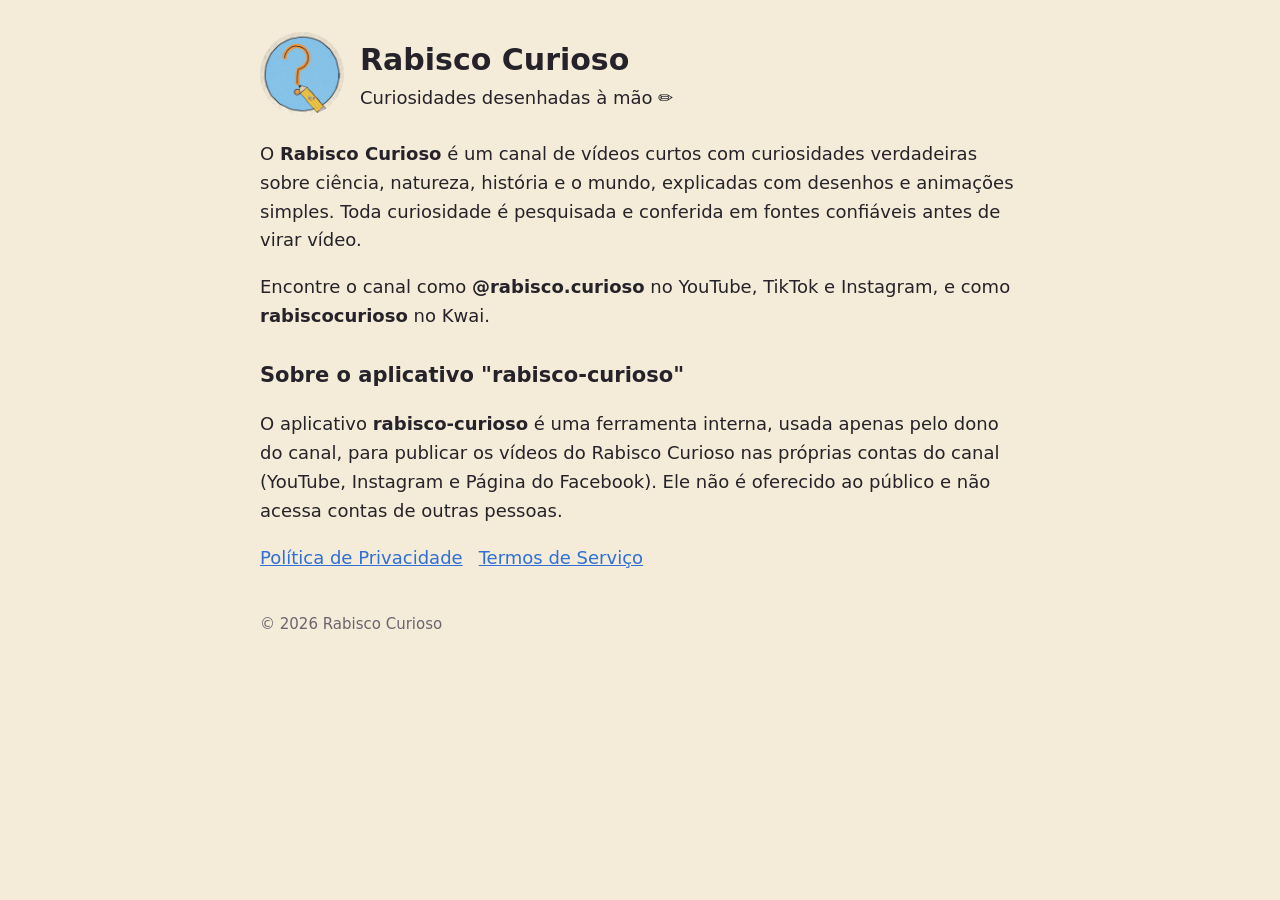
<file: index.html>
<!DOCTYPE html>
<html lang="pt-BR"><head><meta charset="utf-8"><meta name="viewport" content="width=device-width,initial-scale=1">
<title>Rabisco Curioso</title><link rel="stylesheet" href="estilo.css"></head>
<body><main>
<header><img src="logo.png" alt="Rabisco Curioso"><div><h1>Rabisco Curioso</h1><div>Curiosidades desenhadas à mão ✏️</div></div></header>
<p>O <b>Rabisco Curioso</b> é um canal de vídeos curtos com curiosidades verdadeiras sobre ciência, natureza, história e o mundo,
explicadas com desenhos e animações simples. Toda curiosidade é pesquisada e conferida em fontes confiáveis antes de virar vídeo.</p>
<p>Encontre o canal como <b>@rabisco.curioso</b> no YouTube, TikTok e Instagram, e como <b>rabiscocurioso</b> no Kwai.</p>
<h2>Sobre o aplicativo "rabisco-curioso"</h2>
<p>O aplicativo <b>rabisco-curioso</b> é uma ferramenta interna, usada apenas pelo dono do canal, para publicar os vídeos do
Rabisco Curioso nas próprias contas do canal (YouTube, Instagram e Página do Facebook). Ele não é oferecido ao público
e não acessa contas de outras pessoas.</p>
<nav><a href="privacidade.html">Política de Privacidade</a><a href="termos.html">Termos de Serviço</a></nav>
<footer>© 2026 Rabisco Curioso</footer>
</main></body></html>
</file>
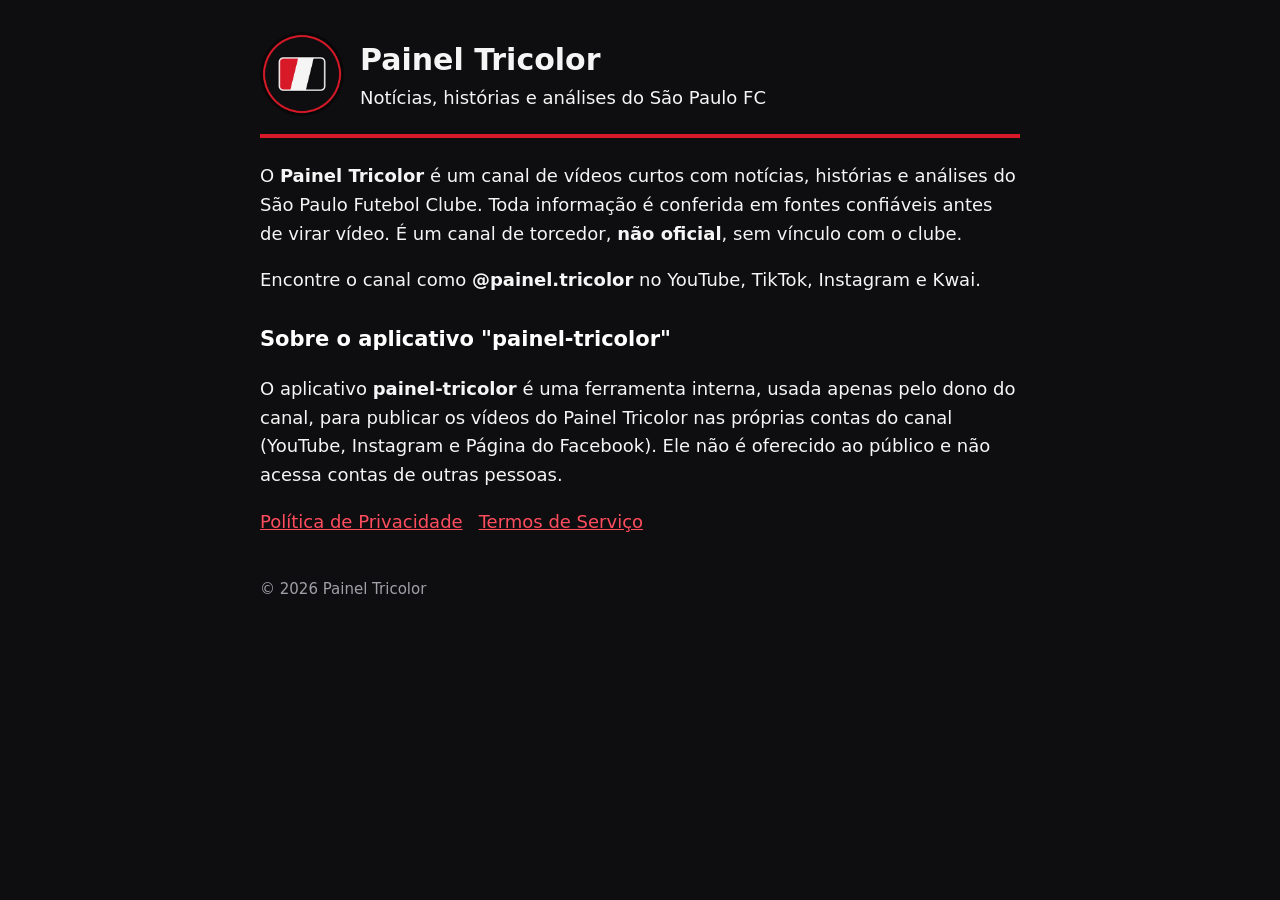
<file: painel-tricolor/index.html>
<!DOCTYPE html>
<html lang="pt-BR"><head><meta charset="utf-8"><meta name="viewport" content="width=device-width,initial-scale=1">
<title>Painel Tricolor</title><link rel="stylesheet" href="estilo.css"></head>
<body><main>
<header><img src="logo.png" alt="Painel Tricolor"><div><h1>Painel Tricolor</h1><div>Notícias, histórias e análises do São Paulo FC</div></div></header>
<p>O <b>Painel Tricolor</b> é um canal de vídeos curtos com notícias, histórias e análises do São Paulo Futebol Clube.
Toda informação é conferida em fontes confiáveis antes de virar vídeo. É um canal de torcedor, <b>não oficial</b>, sem vínculo
com o clube.</p>
<p>Encontre o canal como <b>@painel.tricolor</b> no YouTube, TikTok, Instagram e Kwai.</p>
<h2>Sobre o aplicativo "painel-tricolor"</h2>
<p>O aplicativo <b>painel-tricolor</b> é uma ferramenta interna, usada apenas pelo dono do canal, para publicar os vídeos do
Painel Tricolor nas próprias contas do canal (YouTube, Instagram e Página do Facebook). Ele não é oferecido ao público
e não acessa contas de outras pessoas.</p>
<nav><a href="privacidade.html">Política de Privacidade</a><a href="termos.html">Termos de Serviço</a></nav>
<footer>© 2026 Painel Tricolor</footer>
</main></body></html>
</file>
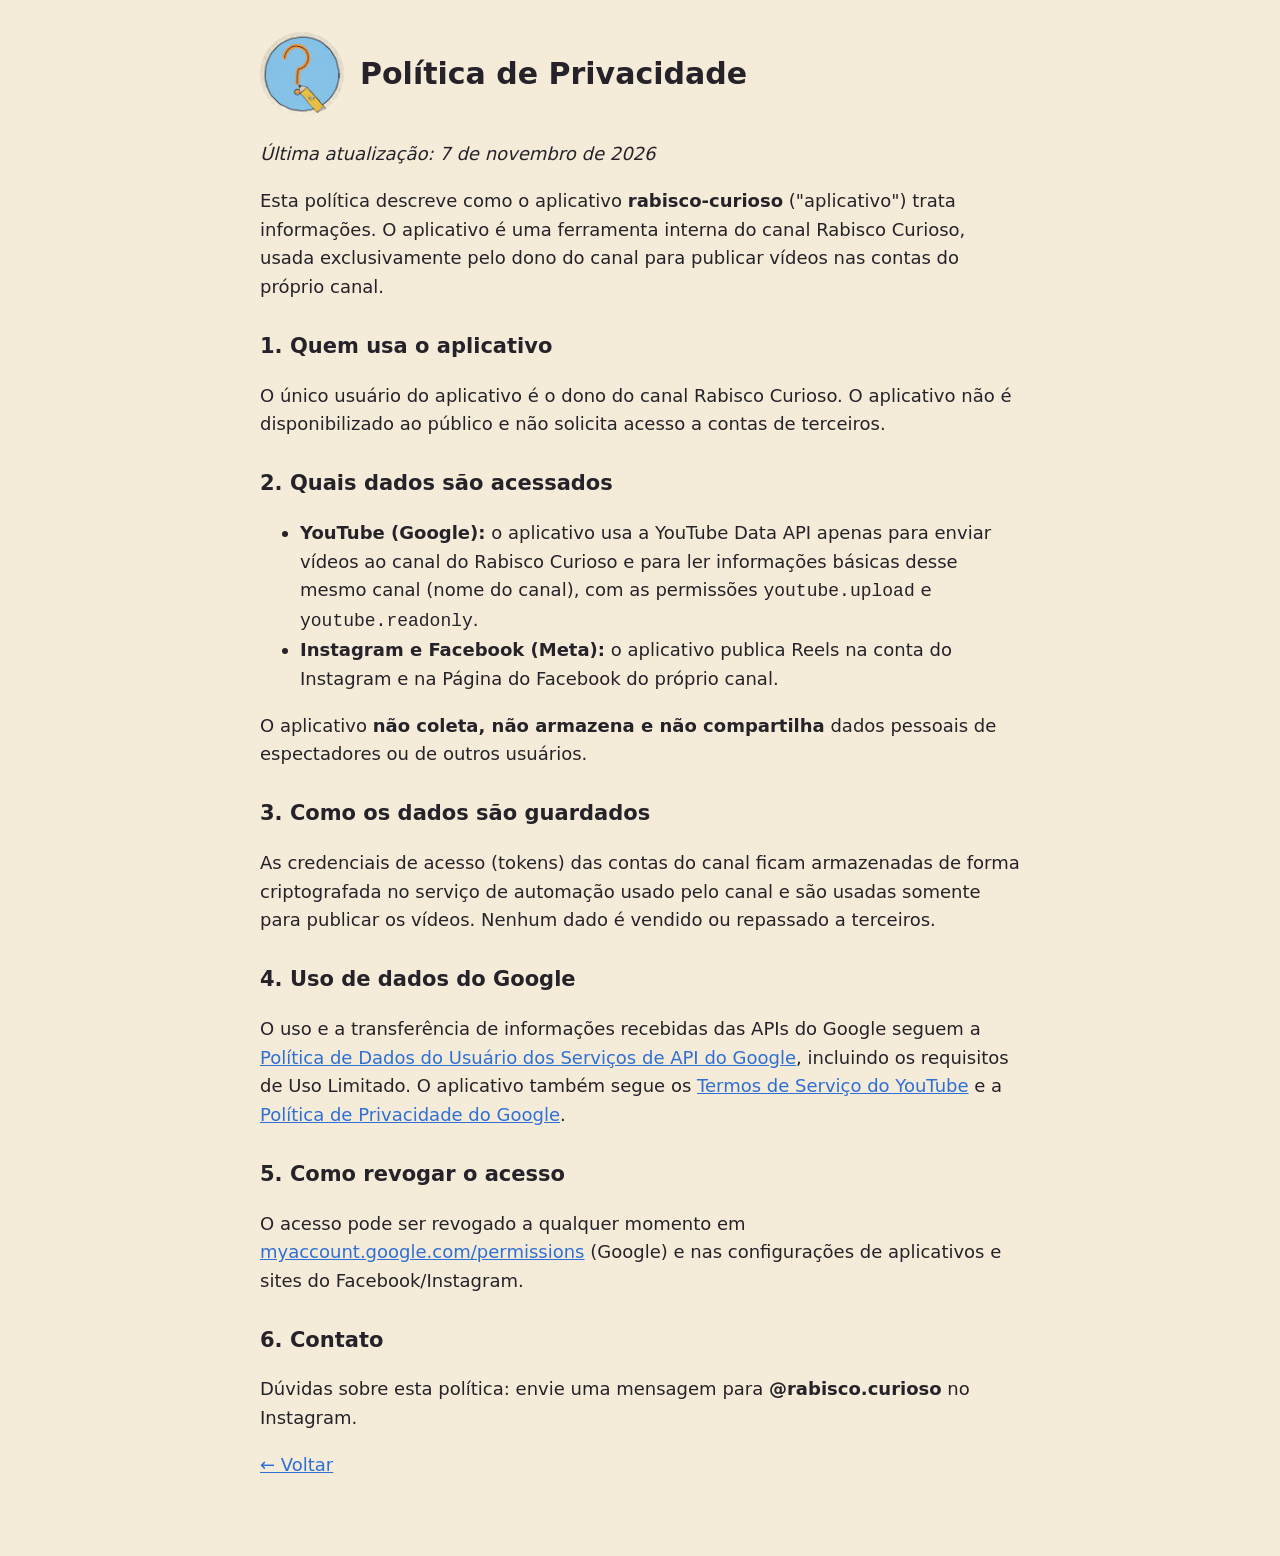
<file: privacidade.html>
<!DOCTYPE html>
<html lang="pt-BR"><head><meta charset="utf-8"><meta name="viewport" content="width=device-width,initial-scale=1">
<title>Política de Privacidade · Rabisco Curioso</title><link rel="stylesheet" href="estilo.css"></head>
<body><main>
<header><img src="logo.png" alt="Rabisco Curioso"><h1>Política de Privacidade</h1></header>
<p><i>Última atualização: 7 de novembro de 2026</i></p>
<p>Esta política descreve como o aplicativo <b>rabisco-curioso</b> ("aplicativo") trata informações. O aplicativo é uma
ferramenta interna do canal Rabisco Curioso, usada exclusivamente pelo dono do canal para publicar vídeos nas contas do
próprio canal.</p>
<h2>1. Quem usa o aplicativo</h2>
<p>O único usuário do aplicativo é o dono do canal Rabisco Curioso. O aplicativo não é disponibilizado ao público e não
solicita acesso a contas de terceiros.</p>
<h2>2. Quais dados são acessados</h2>
<ul>
<li><b>YouTube (Google):</b> o aplicativo usa a YouTube Data API apenas para enviar vídeos ao canal do Rabisco Curioso e para ler
informações básicas desse mesmo canal (nome do canal), com as permissões <code>youtube.upload</code> e <code>youtube.readonly</code>.</li>
<li><b>Instagram e Facebook (Meta):</b> o aplicativo publica Reels na conta do Instagram e na Página do Facebook do próprio canal.</li>
</ul>
<p>O aplicativo <b>não coleta, não armazena e não compartilha</b> dados pessoais de espectadores ou de outros usuários.</p>
<h2>3. Como os dados são guardados</h2>
<p>As credenciais de acesso (tokens) das contas do canal ficam armazenadas de forma criptografada no serviço de automação usado
pelo canal e são usadas somente para publicar os vídeos. Nenhum dado é vendido ou repassado a terceiros.</p>
<h2>4. Uso de dados do Google</h2>
<p>O uso e a transferência de informações recebidas das APIs do Google seguem a
<a href="https://developers.google.com/terms/api-services-user-data-policy">Política de Dados do Usuário dos Serviços de API do Google</a>,
incluindo os requisitos de Uso Limitado. O aplicativo também segue os
<a href="https://www.youtube.com/t/terms">Termos de Serviço do YouTube</a> e a
<a href="https://policies.google.com/privacy">Política de Privacidade do Google</a>.</p>
<h2>5. Como revogar o acesso</h2>
<p>O acesso pode ser revogado a qualquer momento em
<a href="https://myaccount.google.com/permissions">myaccount.google.com/permissions</a> (Google) e nas configurações de
aplicativos e sites do Facebook/Instagram.</p>
<h2>6. Contato</h2>
<p>Dúvidas sobre esta política: envie uma mensagem para <b>@rabisco.curioso</b> no Instagram.</p>
<p><a href="index.html">← Voltar</a></p>
</main></body></html>
</file>
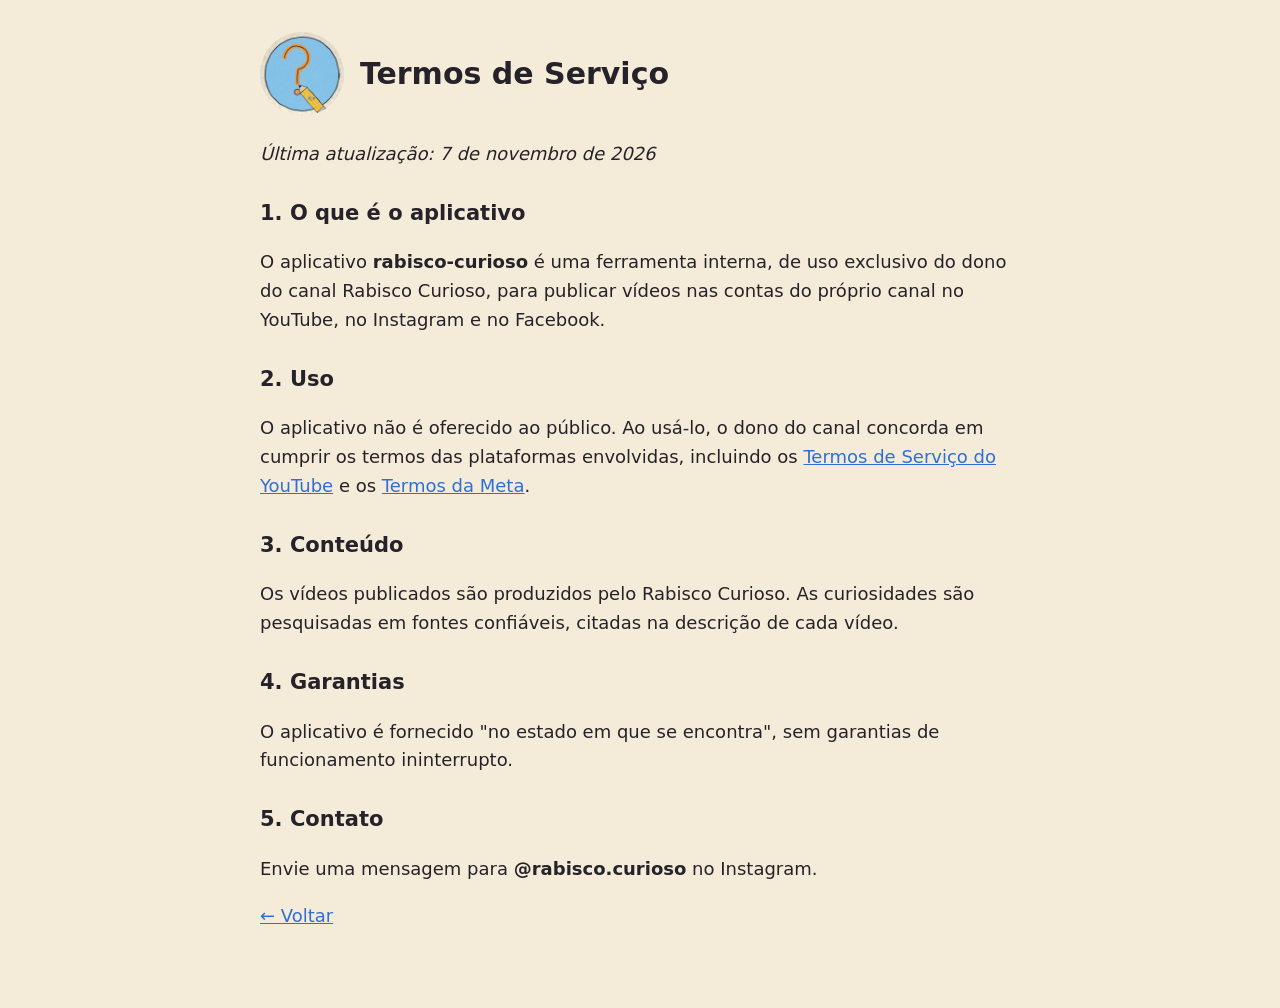
<file: termos.html>
<!DOCTYPE html>
<html lang="pt-BR"><head><meta charset="utf-8"><meta name="viewport" content="width=device-width,initial-scale=1">
<title>Termos de Serviço · Rabisco Curioso</title><link rel="stylesheet" href="estilo.css"></head>
<body><main>
<header><img src="logo.png" alt="Rabisco Curioso"><h1>Termos de Serviço</h1></header>
<p><i>Última atualização: 7 de novembro de 2026</i></p>
<h2>1. O que é o aplicativo</h2>
<p>O aplicativo <b>rabisco-curioso</b> é uma ferramenta interna, de uso exclusivo do dono do canal Rabisco Curioso, para
publicar vídeos nas contas do próprio canal no YouTube, no Instagram e no Facebook.</p>
<h2>2. Uso</h2>
<p>O aplicativo não é oferecido ao público. Ao usá-lo, o dono do canal concorda em cumprir os termos das plataformas
envolvidas, incluindo os <a href="https://www.youtube.com/t/terms">Termos de Serviço do YouTube</a> e os
<a href="https://www.facebook.com/terms">Termos da Meta</a>.</p>
<h2>3. Conteúdo</h2>
<p>Os vídeos publicados são produzidos pelo Rabisco Curioso. As curiosidades são pesquisadas em fontes confiáveis, citadas na
descrição de cada vídeo.</p>
<h2>4. Garantias</h2>
<p>O aplicativo é fornecido "no estado em que se encontra", sem garantias de funcionamento ininterrupto.</p>
<h2>5. Contato</h2>
<p>Envie uma mensagem para <b>@rabisco.curioso</b> no Instagram.</p>
<p><a href="index.html">← Voltar</a></p>
</main></body></html>
</file>
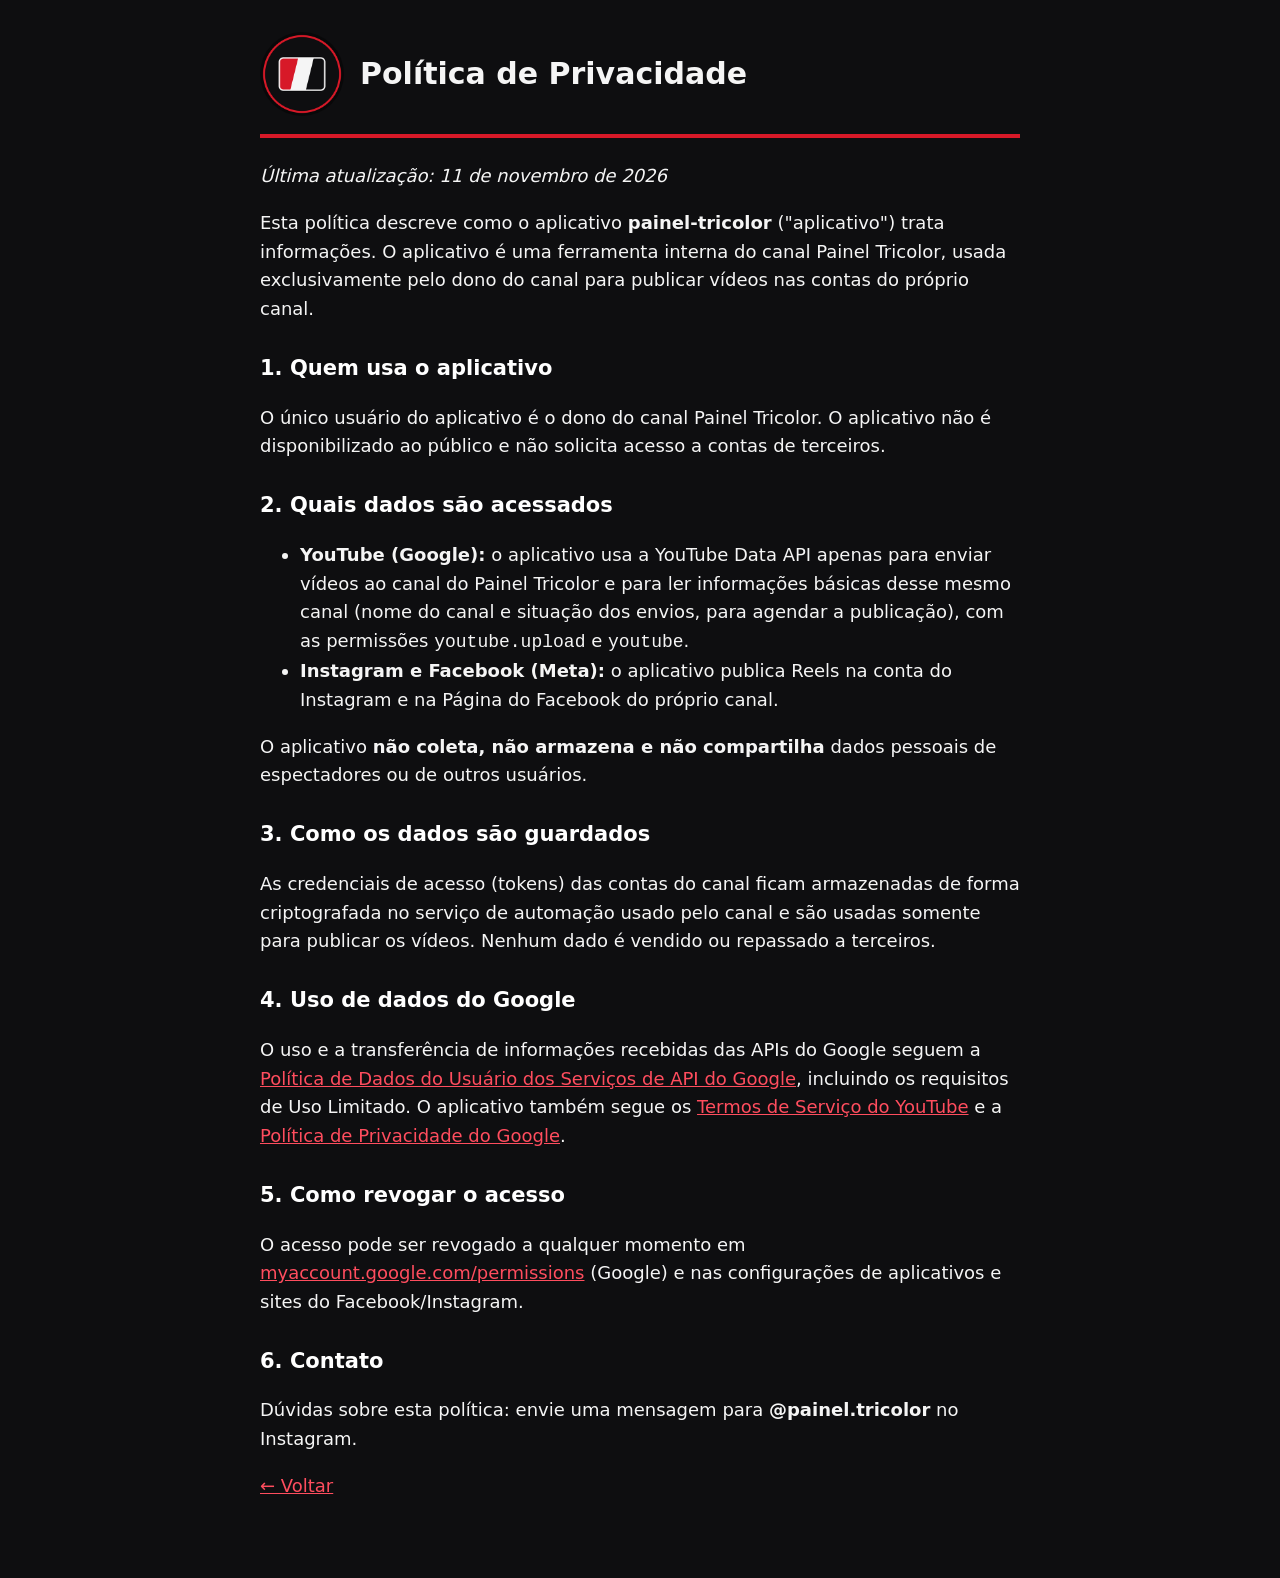
<file: painel-tricolor/privacidade.html>
<!DOCTYPE html>
<html lang="pt-BR"><head><meta charset="utf-8"><meta name="viewport" content="width=device-width,initial-scale=1">
<title>Política de Privacidade · Painel Tricolor</title><link rel="stylesheet" href="estilo.css"></head>
<body><main>
<header><img src="logo.png" alt="Painel Tricolor"><h1>Política de Privacidade</h1></header>
<p><i>Última atualização: 11 de novembro de 2026</i></p>
<p>Esta política descreve como o aplicativo <b>painel-tricolor</b> ("aplicativo") trata informações. O aplicativo é uma
ferramenta interna do canal Painel Tricolor, usada exclusivamente pelo dono do canal para publicar vídeos nas contas do
próprio canal.</p>
<h2>1. Quem usa o aplicativo</h2>
<p>O único usuário do aplicativo é o dono do canal Painel Tricolor. O aplicativo não é disponibilizado ao público e não
solicita acesso a contas de terceiros.</p>
<h2>2. Quais dados são acessados</h2>
<ul>
<li><b>YouTube (Google):</b> o aplicativo usa a YouTube Data API apenas para enviar vídeos ao canal do Painel Tricolor e para ler
informações básicas desse mesmo canal (nome do canal e situação dos envios, para agendar a publicação), com as permissões <code>youtube.upload</code> e <code>youtube</code>.</li>
<li><b>Instagram e Facebook (Meta):</b> o aplicativo publica Reels na conta do Instagram e na Página do Facebook do próprio canal.</li>
</ul>
<p>O aplicativo <b>não coleta, não armazena e não compartilha</b> dados pessoais de espectadores ou de outros usuários.</p>
<h2>3. Como os dados são guardados</h2>
<p>As credenciais de acesso (tokens) das contas do canal ficam armazenadas de forma criptografada no serviço de automação usado
pelo canal e são usadas somente para publicar os vídeos. Nenhum dado é vendido ou repassado a terceiros.</p>
<h2>4. Uso de dados do Google</h2>
<p>O uso e a transferência de informações recebidas das APIs do Google seguem a
<a href="https://developers.google.com/terms/api-services-user-data-policy">Política de Dados do Usuário dos Serviços de API do Google</a>,
incluindo os requisitos de Uso Limitado. O aplicativo também segue os
<a href="https://www.youtube.com/t/terms">Termos de Serviço do YouTube</a> e a
<a href="https://policies.google.com/privacy">Política de Privacidade do Google</a>.</p>
<h2>5. Como revogar o acesso</h2>
<p>O acesso pode ser revogado a qualquer momento em
<a href="https://myaccount.google.com/permissions">myaccount.google.com/permissions</a> (Google) e nas configurações de
aplicativos e sites do Facebook/Instagram.</p>
<h2>6. Contato</h2>
<p>Dúvidas sobre esta política: envie uma mensagem para <b>@painel.tricolor</b> no Instagram.</p>
<p><a href="index.html">← Voltar</a></p>
</main></body></html>
</file>
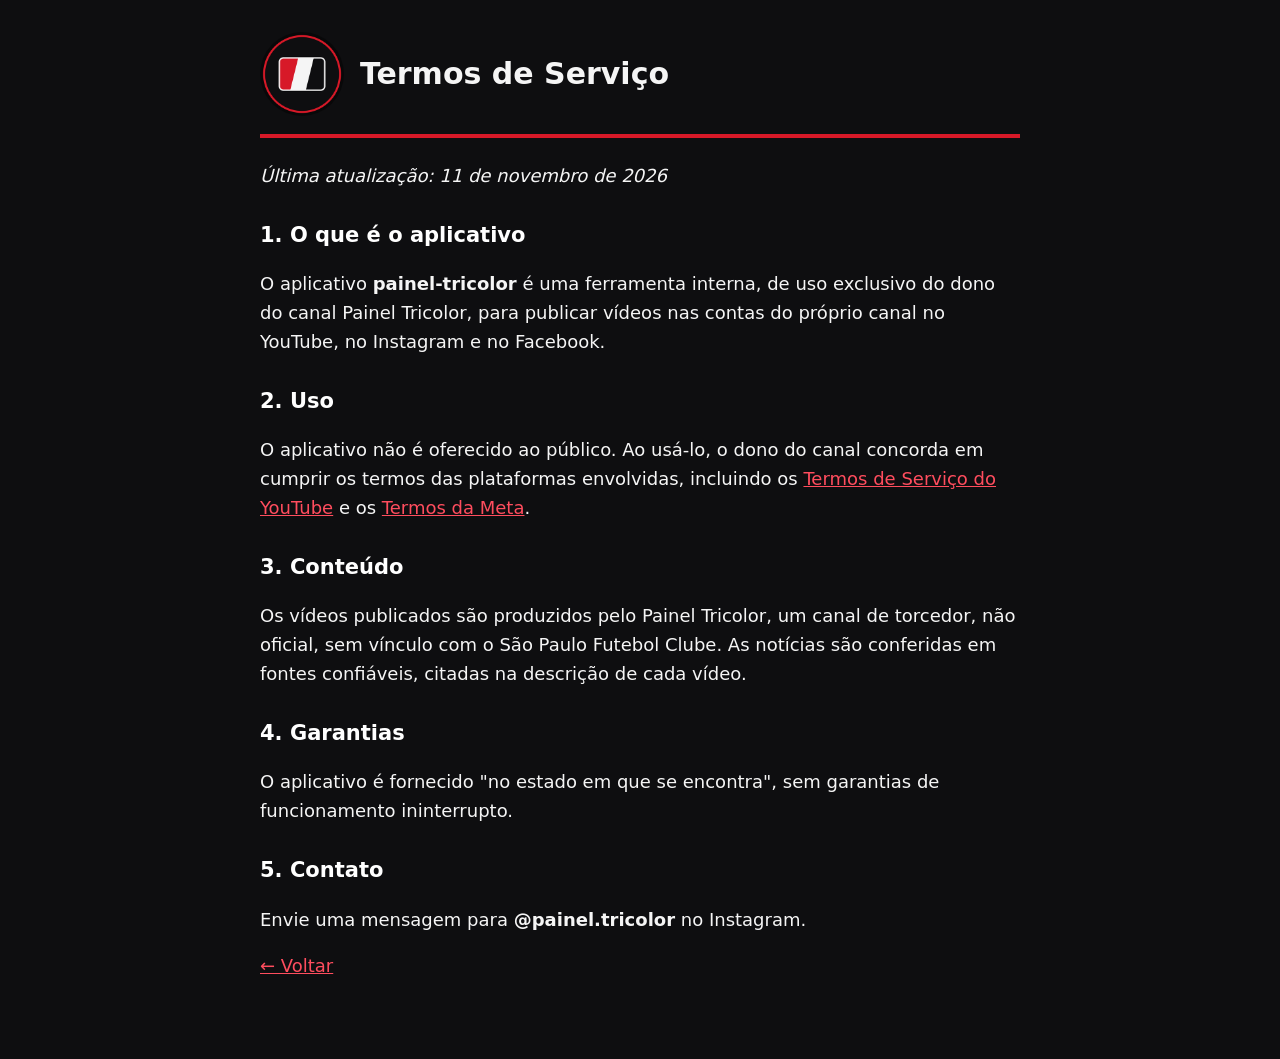
<file: painel-tricolor/termos.html>
<!DOCTYPE html>
<html lang="pt-BR"><head><meta charset="utf-8"><meta name="viewport" content="width=device-width,initial-scale=1">
<title>Termos de Serviço · Painel Tricolor</title><link rel="stylesheet" href="estilo.css"></head>
<body><main>
<header><img src="logo.png" alt="Painel Tricolor"><h1>Termos de Serviço</h1></header>
<p><i>Última atualização: 11 de novembro de 2026</i></p>
<h2>1. O que é o aplicativo</h2>
<p>O aplicativo <b>painel-tricolor</b> é uma ferramenta interna, de uso exclusivo do dono do canal Painel Tricolor, para
publicar vídeos nas contas do próprio canal no YouTube, no Instagram e no Facebook.</p>
<h2>2. Uso</h2>
<p>O aplicativo não é oferecido ao público. Ao usá-lo, o dono do canal concorda em cumprir os termos das plataformas
envolvidas, incluindo os <a href="https://www.youtube.com/t/terms">Termos de Serviço do YouTube</a> e os
<a href="https://www.facebook.com/terms">Termos da Meta</a>.</p>
<h2>3. Conteúdo</h2>
<p>Os vídeos publicados são produzidos pelo Painel Tricolor, um canal de torcedor, não oficial, sem vínculo com o São Paulo
Futebol Clube. As notícias são conferidas em fontes confiáveis, citadas na descrição de cada vídeo.</p>
<h2>4. Garantias</h2>
<p>O aplicativo é fornecido "no estado em que se encontra", sem garantias de funcionamento ininterrupto.</p>
<h2>5. Contato</h2>
<p>Envie uma mensagem para <b>@painel.tricolor</b> no Instagram.</p>
<p><a href="index.html">← Voltar</a></p>
</main></body></html>
</file>
<file: estilo.css>
body{margin:0;background:#f4ecd8;color:#26222a;font:18px/1.6 "Segoe UI",system-ui,sans-serif}
main{max-width:760px;margin:0 auto;padding:32px 20px 60px}
header{display:flex;align-items:center;gap:16px;margin-bottom:24px}
header img{width:84px;height:84px;border-radius:50%}
h1{font-size:30px;margin:0}h2{font-size:21px;margin-top:28px}
a{color:#2f6fd6}nav a{margin-right:16px}
footer{margin-top:40px;font-size:15px;color:#6b6470}
</file>
<file: painel-tricolor/estilo.css>
body{margin:0;background:#0e0e10;color:#f5f5f5;font:18px/1.6 "Segoe UI",system-ui,sans-serif}
main{max-width:760px;margin:0 auto;padding:32px 20px 60px}
header{display:flex;align-items:center;gap:16px;margin-bottom:24px;border-bottom:4px solid #d71928;padding-bottom:18px}
header img{width:84px;height:84px;border-radius:50%}
h1{font-size:30px;margin:0}h2{font-size:21px;margin-top:28px;color:#fff}
a{color:#ff4d5e}nav a{margin-right:16px}
footer{margin-top:40px;font-size:15px;color:#a0a0a8}
</file>
